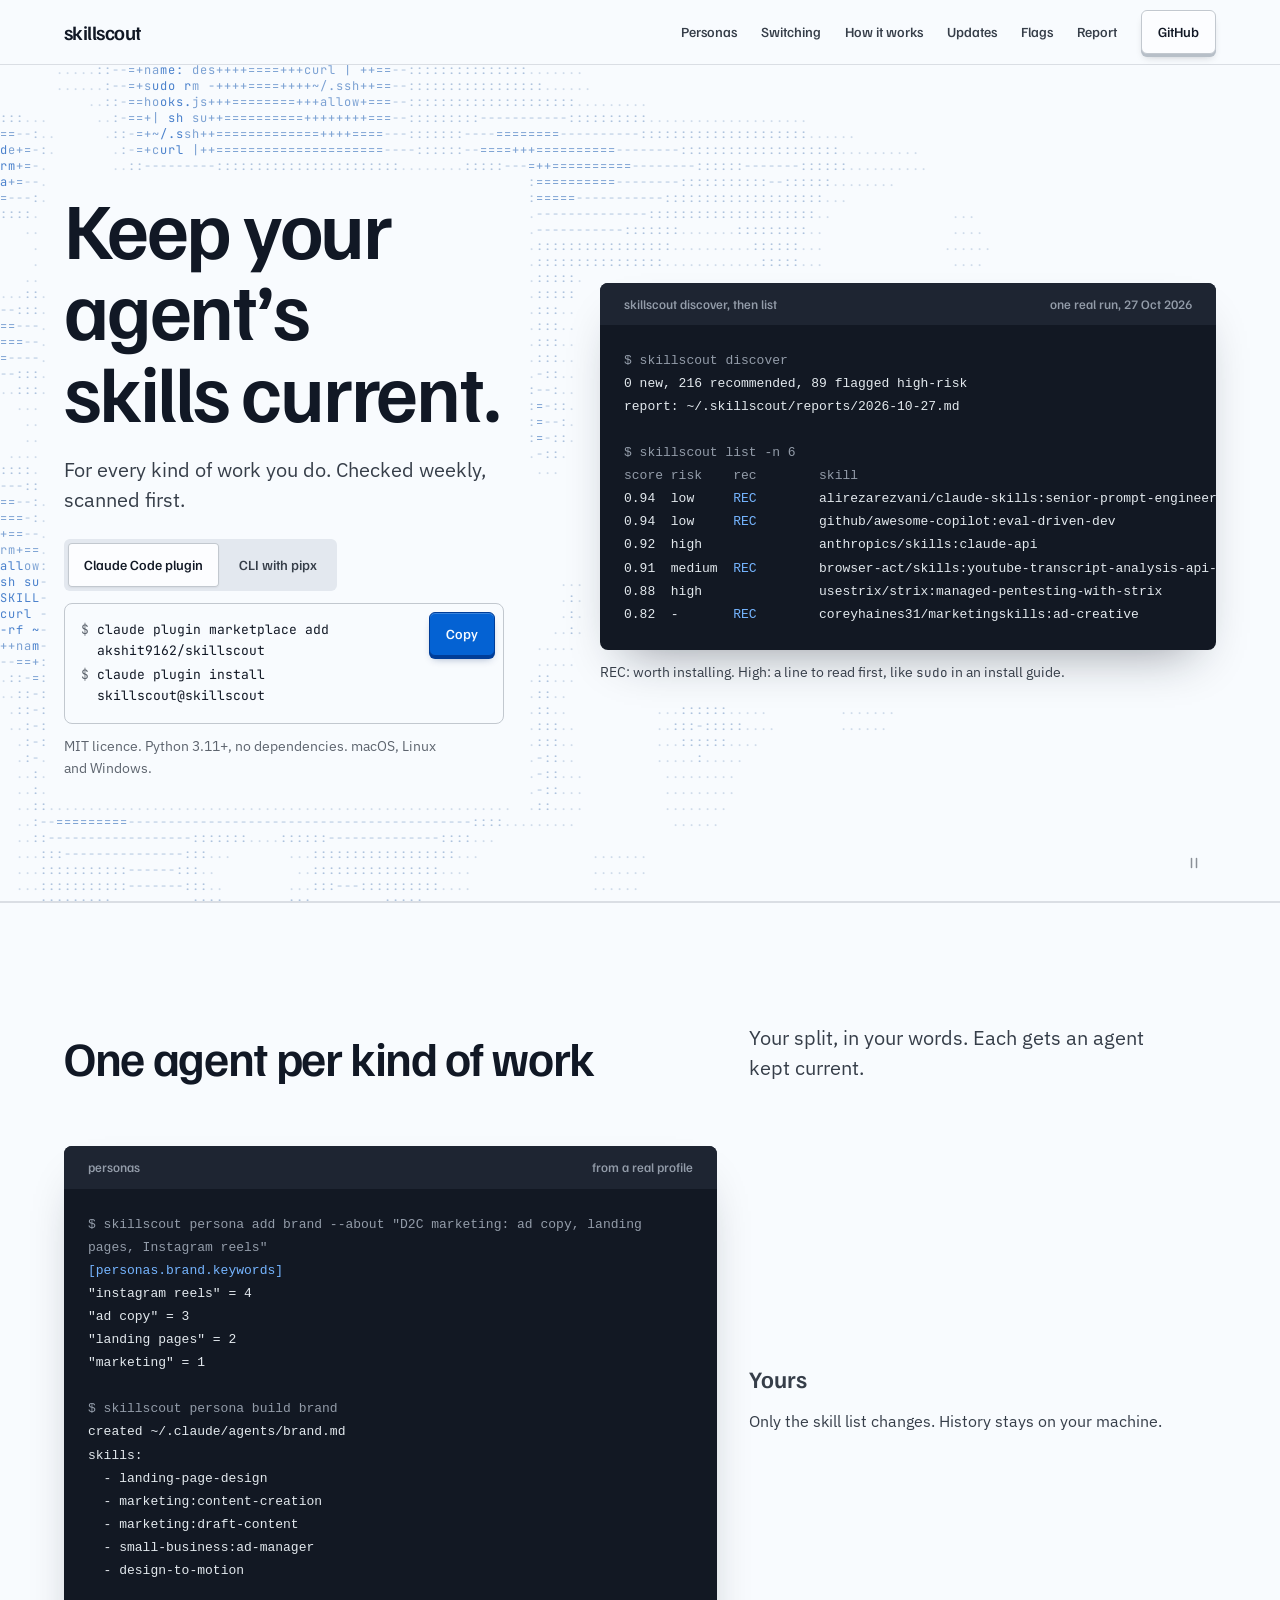
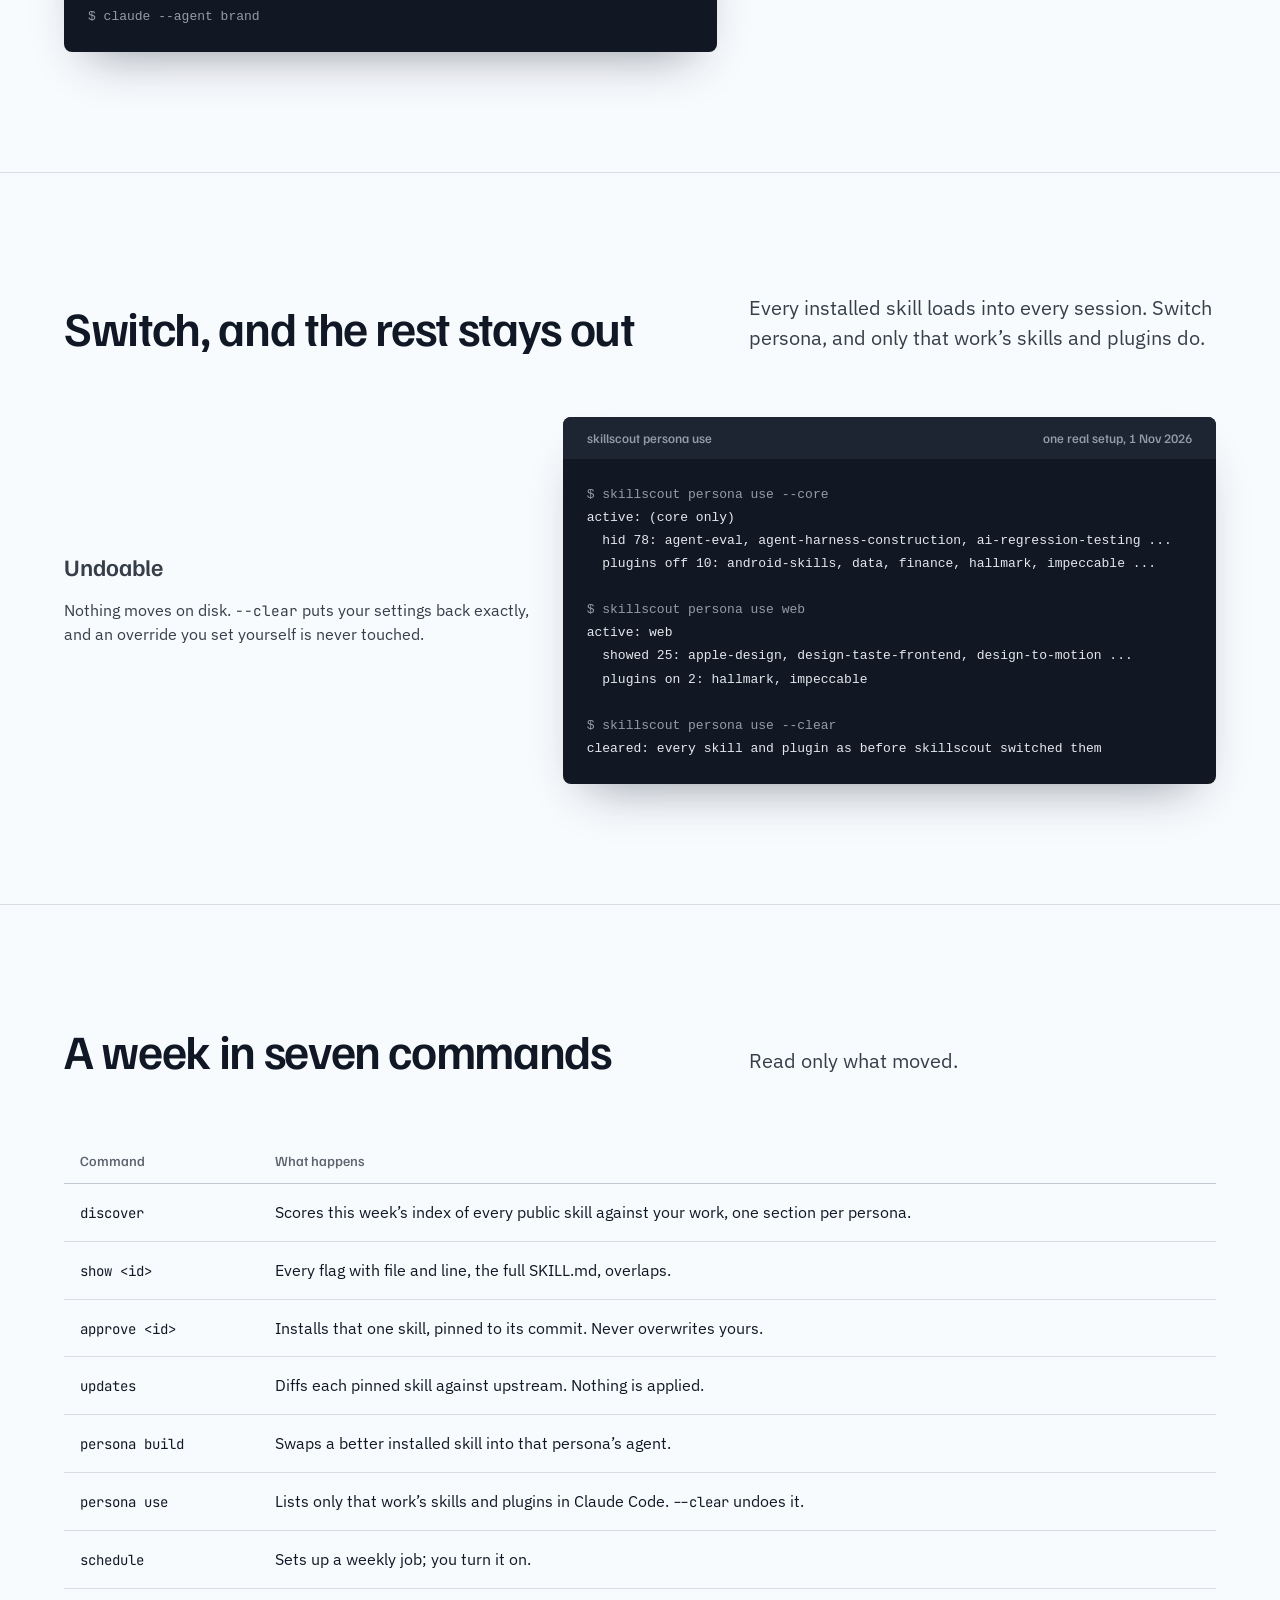
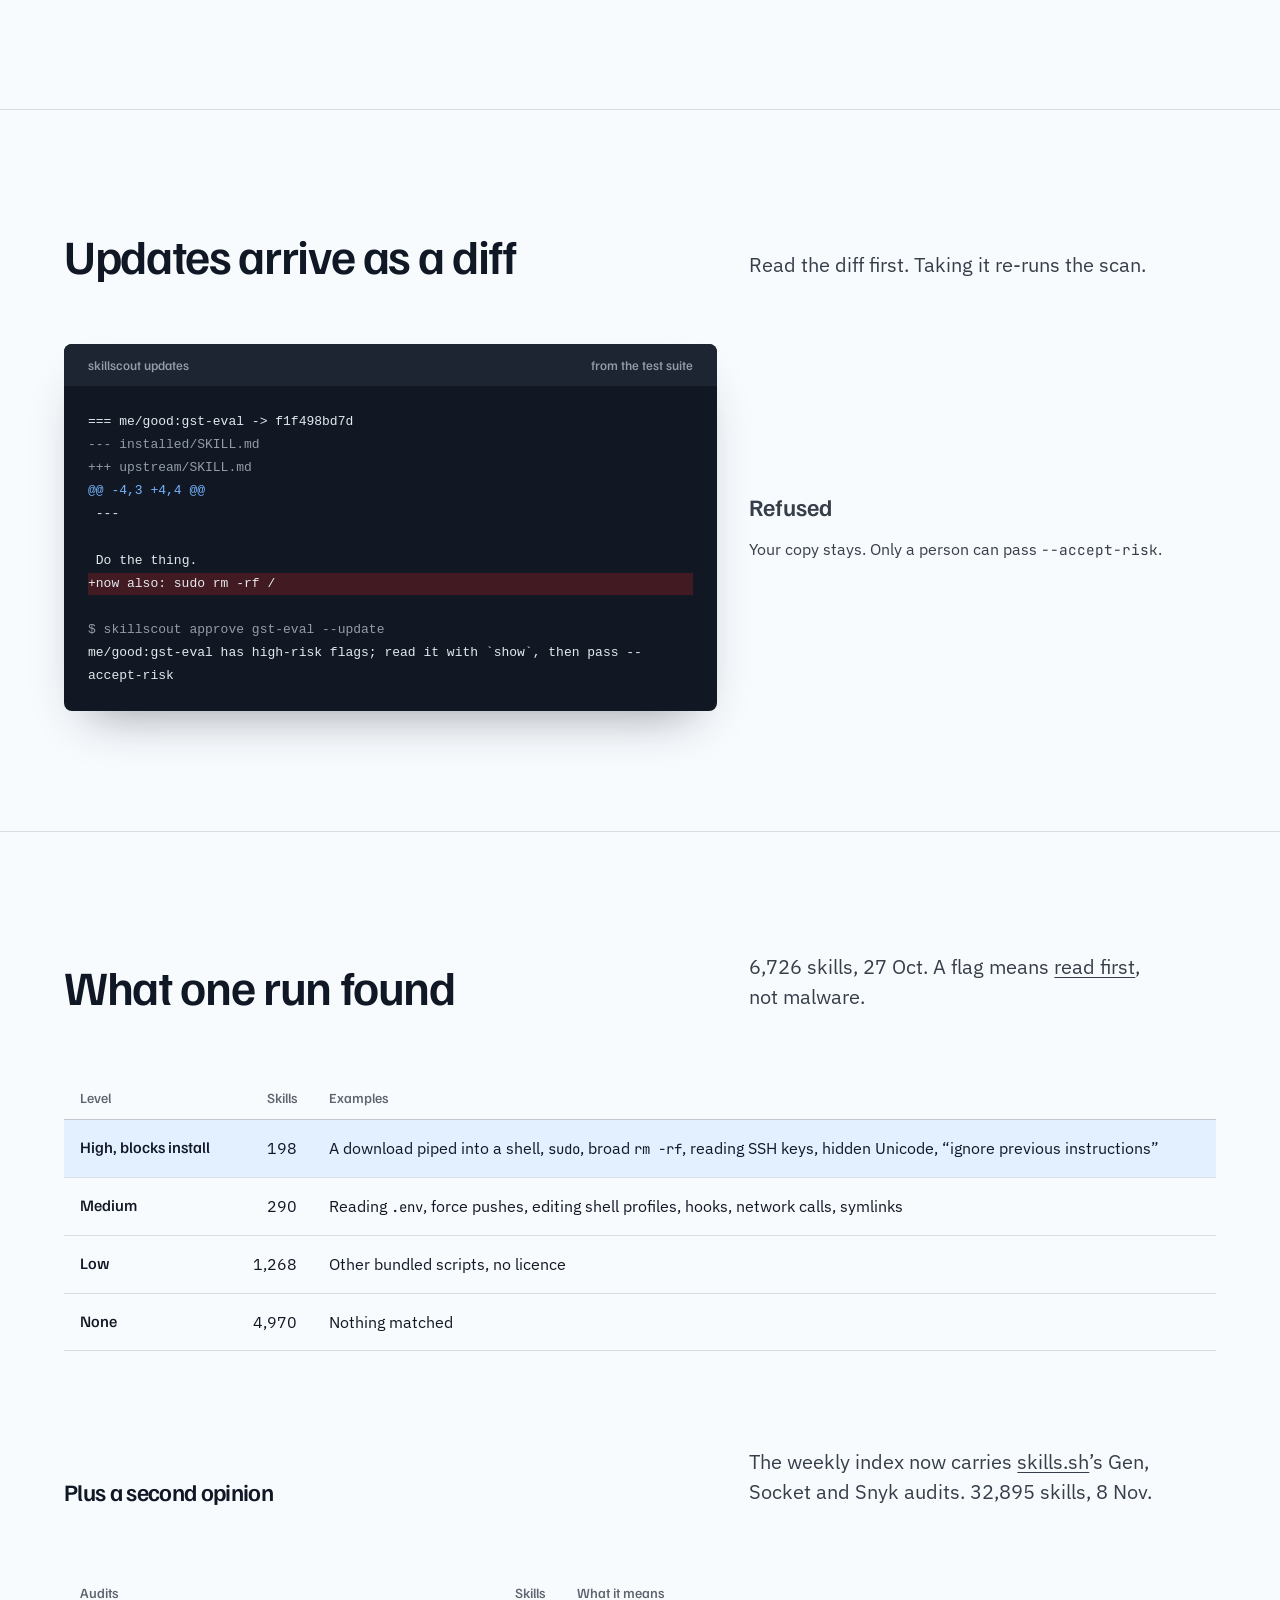
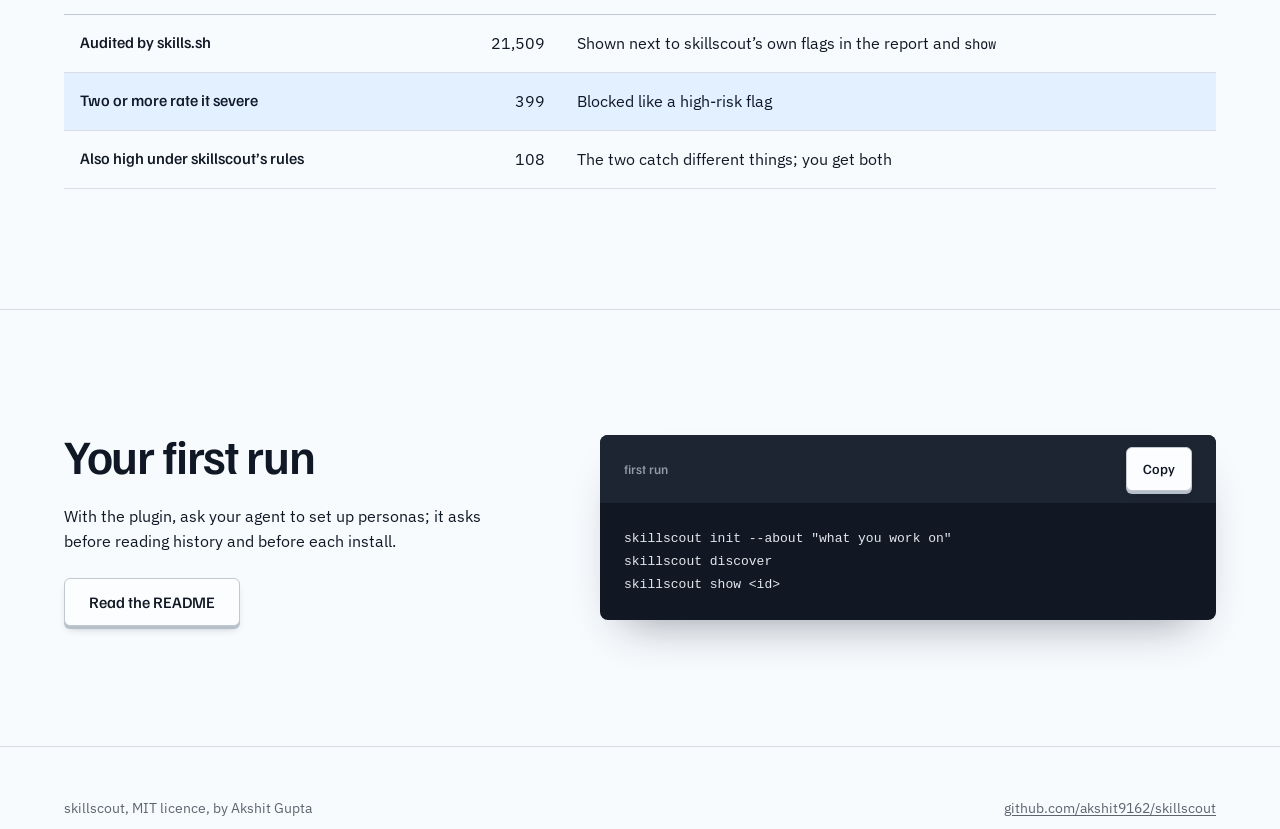
<file: docs/index.html>
<!doctype html>
<html lang="en">
<head>
<meta charset="utf-8">
<meta name="viewport" content="width=device-width, initial-scale=1">
<title>skillscout: keep your agent’s skills current</title>
<meta name="description" content="Keep your agent’s skills current for each kind of work you do: personas with their own agents, switching so only that work’s skills load, a weekly index of every public skill, upstream diffs, and a scan of every file before anything installs.">
<meta property="og:title" content="skillscout">
<meta property="og:description" content="Keep your agent's skills current for each kind of work you do. Personas, a weekly index, a scan of every file.">
<meta property="og:image" content="https://akshit9162.github.io/skillscout/assets/og.png">
<meta property="og:url" content="https://akshit9162.github.io/skillscout/">
<meta name="twitter:card" content="summary_large_image">
<link rel="icon" href="assets/favicon.svg" type="image/svg+xml">
<link rel="preconnect" href="https://fonts.googleapis.com">
<link rel="preconnect" href="https://fonts.gstatic.com" crossorigin>
<link href="https://fonts.googleapis.com/css2?family=Familjen+Grotesk:wght@500;600&family=IBM+Plex+Sans:wght@400;500&family=JetBrains+Mono:wght@400;500&display=swap" rel="stylesheet">
<link rel="stylesheet" href="style.css?v=5">
<script>document.documentElement.classList.add('js');</script>
</head>
<body>
<a class="skip" href="#main">Skip to content</a>

<header class="nav">
  <div class="container">
    <a class="wordmark" href="./">skillscout</a>
    <ul class="nav__links">
      <li><a href="#personas">Personas</a></li>
      <li><a href="#switch">Switching</a></li>
      <li><a href="#week">How it works</a></li>
      <li><a href="#updates">Updates</a></li>
      <li><a href="#flags">Flags</a></li>
      <li><a href="report.html">Report</a></li>
    </ul>
    <a class="key key--small" href="https://github.com/akshit9162/skillscout">GitHub</a>
  </div>
</header>

<main id="main">
  <section class="hero" aria-labelledby="hero-title" data-loop>
    <canvas class="field" aria-hidden="true"></canvas>
    <div class="container hero__grid">
      <div class="hero__text">
        <h1 id="hero-title">Keep your agent’s skills current.</h1>
        <p class="lead">For every kind of work you do. Checked weekly, scanned first.</p>
        <div class="hero__actions install" data-switch>
          <div class="tabs" role="tablist" aria-label="Install with">
            <button role="tab" id="tab-plugin" aria-selected="true" aria-controls="panel-plugin">Claude Code plugin</button>
            <button role="tab" id="tab-cli" aria-selected="false" aria-controls="panel-cli" tabindex="-1">CLI with pipx</button>
          </div>
          <div class="cmd" role="tabpanel" id="panel-plugin" aria-labelledby="tab-plugin">
            <code id="cmd-plugin"><span>claude plugin marketplace add akshit9162/skillscout</span>
<span>claude plugin install skillscout@skillscout</span></code>
            <button class="key key--primary key--small" type="button" data-copy="cmd-plugin">Copy</button>
          </div>
          <div class="cmd" role="tabpanel" id="panel-cli" aria-labelledby="tab-cli">
            <code id="cmd-cli"><span>pipx install skillscout-cli</span></code>
            <button class="key key--primary key--small" type="button" data-copy="cmd-cli">Copy</button>
          </div>
          <p class="visually-hidden" role="status" aria-live="polite" data-copy-status></p>
          <p class="terms">MIT licence. Python 3.11+, no dependencies. macOS, Linux and Windows.</p>
        </div>
      </div>
      <div class="hero__visual">
      <figure class="graphite">
        <figcaption class="graphite__bar"><span>skillscout discover, then list</span><span>one real run, 27 Oct 2026</span></figcaption>
<pre tabindex="0" aria-label="Output of skillscout discover and list"><code><span class="c">$ skillscout discover</span>
0 new, 216 recommended, 89 flagged high-risk
report: ~/.skillscout/reports/2026-10-27.md

<span class="c">$ skillscout list -n 6</span>
<span class="c">score risk    rec        skill</span>
0.94  low     <span class="rec">REC</span>        alirezarezvani/claude-skills:senior-prompt-engineer
0.94  low     <span class="rec">REC</span>        github/awesome-copilot:eval-driven-dev
0.92  high               anthropics/skills:claude-api
0.91  medium  <span class="rec">REC</span>        browser-act/skills:youtube-transcript-analysis-api-skill
0.88  high               usestrix/strix:managed-pentesting-with-strix
0.82  -       <span class="rec">REC</span>        coreyhaines31/marketingskills:ad-creative</code></pre>
      </figure>
      <p class="caption">REC: worth installing. High: a line to read first, like <code>sudo</code> in an install guide.</p>
      </div>
    </div>
    <button class="field-toggle" type="button" data-loop-toggle aria-label="Pause background animation" aria-pressed="false">
      <svg class="i-pause" viewBox="0 0 16 16" width="16" height="16" aria-hidden="true"><path d="M5.5 3.5v9M10.5 3.5v9" stroke="currentColor" stroke-width="1.5" stroke-linecap="round" fill="none"/></svg>
      <svg class="i-play" viewBox="0 0 16 16" width="16" height="16" aria-hidden="true"><path d="M5 3.5l7 4.5-7 4.5z" stroke="currentColor" stroke-width="1.5" stroke-linejoin="round" fill="none"/></svg>
    </button>
  </section>

  <section id="personas" aria-labelledby="personas-title">
    <div class="container">
      <div class="head">
        <h2 id="personas-title">One agent per kind of work</h2>
        <p>Your split, in your words. Each gets an agent kept current.</p>
      </div>
      <div class="map">
        <figure class="graphite">
          <figcaption class="graphite__bar"><span>personas</span><span>from a real profile</span></figcaption>
<pre class="wrap" tabindex="0" aria-label="Adding a persona, listing it and building its agent"><code><span class="c">$ skillscout persona add brand --about "D2C marketing: ad copy, landing pages, Instagram reels"</span>
<span class="t">[personas.brand.keywords]</span>
"instagram reels" = 4
"ad copy" = 3
"landing pages" = 2
"marketing" = 1

<span class="c">$ skillscout persona build brand</span>
created ~/.claude/agents/brand.md
skills:
  - landing-page-design
  - marketing:content-creation
  - marketing:draft-content
  - small-business:ad-manager
  - design-to-motion

<span class="c">$ claude --agent brand</span></code></pre>
        </figure>
        <div class="verdict">
          <p class="status">Yours</p>
          <p>Only the skill list changes. History stays on your machine.</p>
        </div>
      </div>
    </div>
  </section>

  <section id="switch" aria-labelledby="switch-title">
    <div class="container">
      <div class="head">
        <h2 id="switch-title">Switch, and the rest stays out</h2>
        <p>Every installed skill loads into every session. Switch persona, and only that work’s skills and plugins do.</p>
      </div>
      <div class="map map--flip">
        <figure class="graphite">
          <figcaption class="graphite__bar"><span>skillscout persona use</span><span>one real setup, 1 Nov 2026</span></figcaption>
<pre class="wrap" tabindex="0" aria-label="Switching to core only, then to the web persona, then clearing"><code><span class="c">$ skillscout persona use --core</span>
active: (core only)
  hid 78: agent-eval, agent-harness-construction, ai-regression-testing ...
  plugins off 10: android-skills, data, finance, hallmark, impeccable ...

<span class="c">$ skillscout persona use web</span>
active: web
  showed 25: apple-design, design-taste-frontend, design-to-motion ...
  plugins on 2: hallmark, impeccable

<span class="c">$ skillscout persona use --clear</span>
cleared: every skill and plugin as before skillscout switched them</code></pre>
        </figure>
        <div class="verdict">
          <p class="status">Undoable</p>
          <p>Nothing moves on disk. <code>--clear</code> puts your settings back exactly, and an override you set yourself is never touched.</p>
        </div>
      </div>
    </div>
  </section>

  <section id="week" aria-labelledby="week-title">
    <div class="container">
      <div class="head">
        <h2 id="week-title">A week in seven commands</h2>
        <p>Read only what moved.</p>
      </div>
      <table class="ledger">
        <thead><tr><th scope="col">Command</th><th scope="col">What happens</th></tr></thead>
        <tbody>
          <tr><td><code>discover</code></td><td>Scores this week’s index of every public skill against your work, one section per persona.</td></tr>
          <tr><td><code>show &lt;id&gt;</code></td><td>Every flag with file and line, the full SKILL.md, overlaps.</td></tr>
          <tr><td><code>approve &lt;id&gt;</code></td><td>Installs that one skill, pinned to its commit. Never overwrites yours.</td></tr>
          <tr><td><code>updates</code></td><td>Diffs each pinned skill against upstream. Nothing is applied.</td></tr>
          <tr><td><code>persona build</code></td><td>Swaps a better installed skill into that persona’s agent.</td></tr>
          <tr><td><code>persona use</code></td><td>Lists only that work’s skills and plugins in Claude Code. <code>--clear</code> undoes it.</td></tr>
          <tr><td><code>schedule</code></td><td>Sets up a weekly job; you turn it on.</td></tr>
        </tbody>
      </table>
    </div>
  </section>

  <section id="updates" aria-labelledby="updates-title">
    <div class="container">
      <div class="head">
        <h2 id="updates-title">Updates arrive as a diff</h2>
        <p>Read the diff first. Taking it re-runs the scan.</p>
      </div>
      <div class="map">
        <figure class="graphite">
          <figcaption class="graphite__bar"><span>skillscout updates</span><span>from the test suite</span></figcaption>
<pre class="wrap" tabindex="0" aria-label="Diff of an upstream update, then the refused approve"><code>=== me/good:gst-eval -> f1f498bd7d
<span class="c">--- installed/SKILL.md</span>
<span class="c">+++ upstream/SKILL.md</span>
<span class="t">@@ -4,3 +4,4 @@</span>
 ---

 Do the thing.
<span class="hl">+now also: sudo rm -rf /</span>

<span class="c">$ skillscout approve gst-eval --update</span>
me/good:gst-eval has high-risk flags; read it with `show`, then pass --accept-risk</code></pre>
        </figure>
        <div class="verdict">
          <p class="status">Refused</p>
          <p>Your copy stays. Only a person can pass <code>--accept-risk</code>.</p>
        </div>
      </div>
    </div>
  </section>

  <section id="flags" aria-labelledby="flags-title">
    <div class="container">
      <div class="head">
        <h2 id="flags-title">What one run found</h2>
        <p>6,726 skills, 27 Oct. A flag means <a href="report.html">read first</a>, not malware.</p>
      </div>
      <table class="ledger levels">
        <thead><tr><th scope="col">Level</th><th scope="col" class="num-col">Skills</th><th scope="col">Examples</th></tr></thead>
        <tbody>
          <tr class="wash"><td>High, blocks install</td><td class="num">198</td><td>A download piped into a shell, <code>sudo</code>, broad <code>rm -rf</code>, reading SSH keys, hidden Unicode, “ignore previous instructions”</td></tr>
          <tr><td>Medium</td><td class="num">290</td><td>Reading <code>.env</code>, force pushes, editing shell profiles, hooks, network calls, symlinks</td></tr>
          <tr><td>Low</td><td class="num">1,268</td><td>Other bundled scripts, no licence</td></tr>
          <tr><td>None</td><td class="num">4,970</td><td>Nothing matched</td></tr>
        </tbody>
      </table>
      <div class="head" style="margin-top: clamp(48px, 8vw, 96px)">
        <h3>Plus a second opinion</h3>
        <p>The weekly index now carries <a href="https://skills.sh">skills.sh</a>’s Gen, Socket and Snyk audits. 32,895 skills, 8 Nov.</p>
      </div>
      <table class="ledger levels">
        <thead><tr><th scope="col">Audits</th><th scope="col" class="num-col">Skills</th><th scope="col">What it means</th></tr></thead>
        <tbody>
          <tr><td>Audited by skills.sh</td><td class="num">21,509</td><td>Shown next to skillscout’s own flags in the report and <code>show</code></td></tr>
          <tr class="wash"><td>Two or more rate it severe</td><td class="num">399</td><td>Blocked like a high-risk flag</td></tr>
          <tr><td>Also high under skillscout’s rules</td><td class="num">108</td><td>The two catch different things; you get both</td></tr>
        </tbody>
      </table>
    </div>
  </section>


  <section id="install" aria-labelledby="install-title">
    <div class="container close">
      <div class="close__text">
        <h2 id="install-title">Your first run</h2>
        <p>With the plugin, ask your agent to set up personas; it asks before reading history and before each install.</p>
        <a class="key" href="https://github.com/akshit9162/skillscout#readme">Read the README</a>
      </div>
      <figure class="graphite">
        <figcaption class="graphite__bar"><span>first run</span><button class="key key--small" type="button" data-copy="cmd-first">Copy</button></figcaption>
<pre class="wrap" tabindex="0" aria-label="First-run commands"><code id="cmd-first">skillscout init --about "what you work on"
skillscout discover
skillscout show &lt;id&gt;</code></pre>
      </figure>
    </div>
  </section>
</main>

<footer class="foot">
  <div class="container">
    <span>skillscout, MIT licence, by Akshit Gupta</span>
    <a href="https://github.com/akshit9162/skillscout">github.com/akshit9162/skillscout</a>
  </div>
</footer>

<script src="field.js?v=3" defer></script>
</body>
</html>
</file>
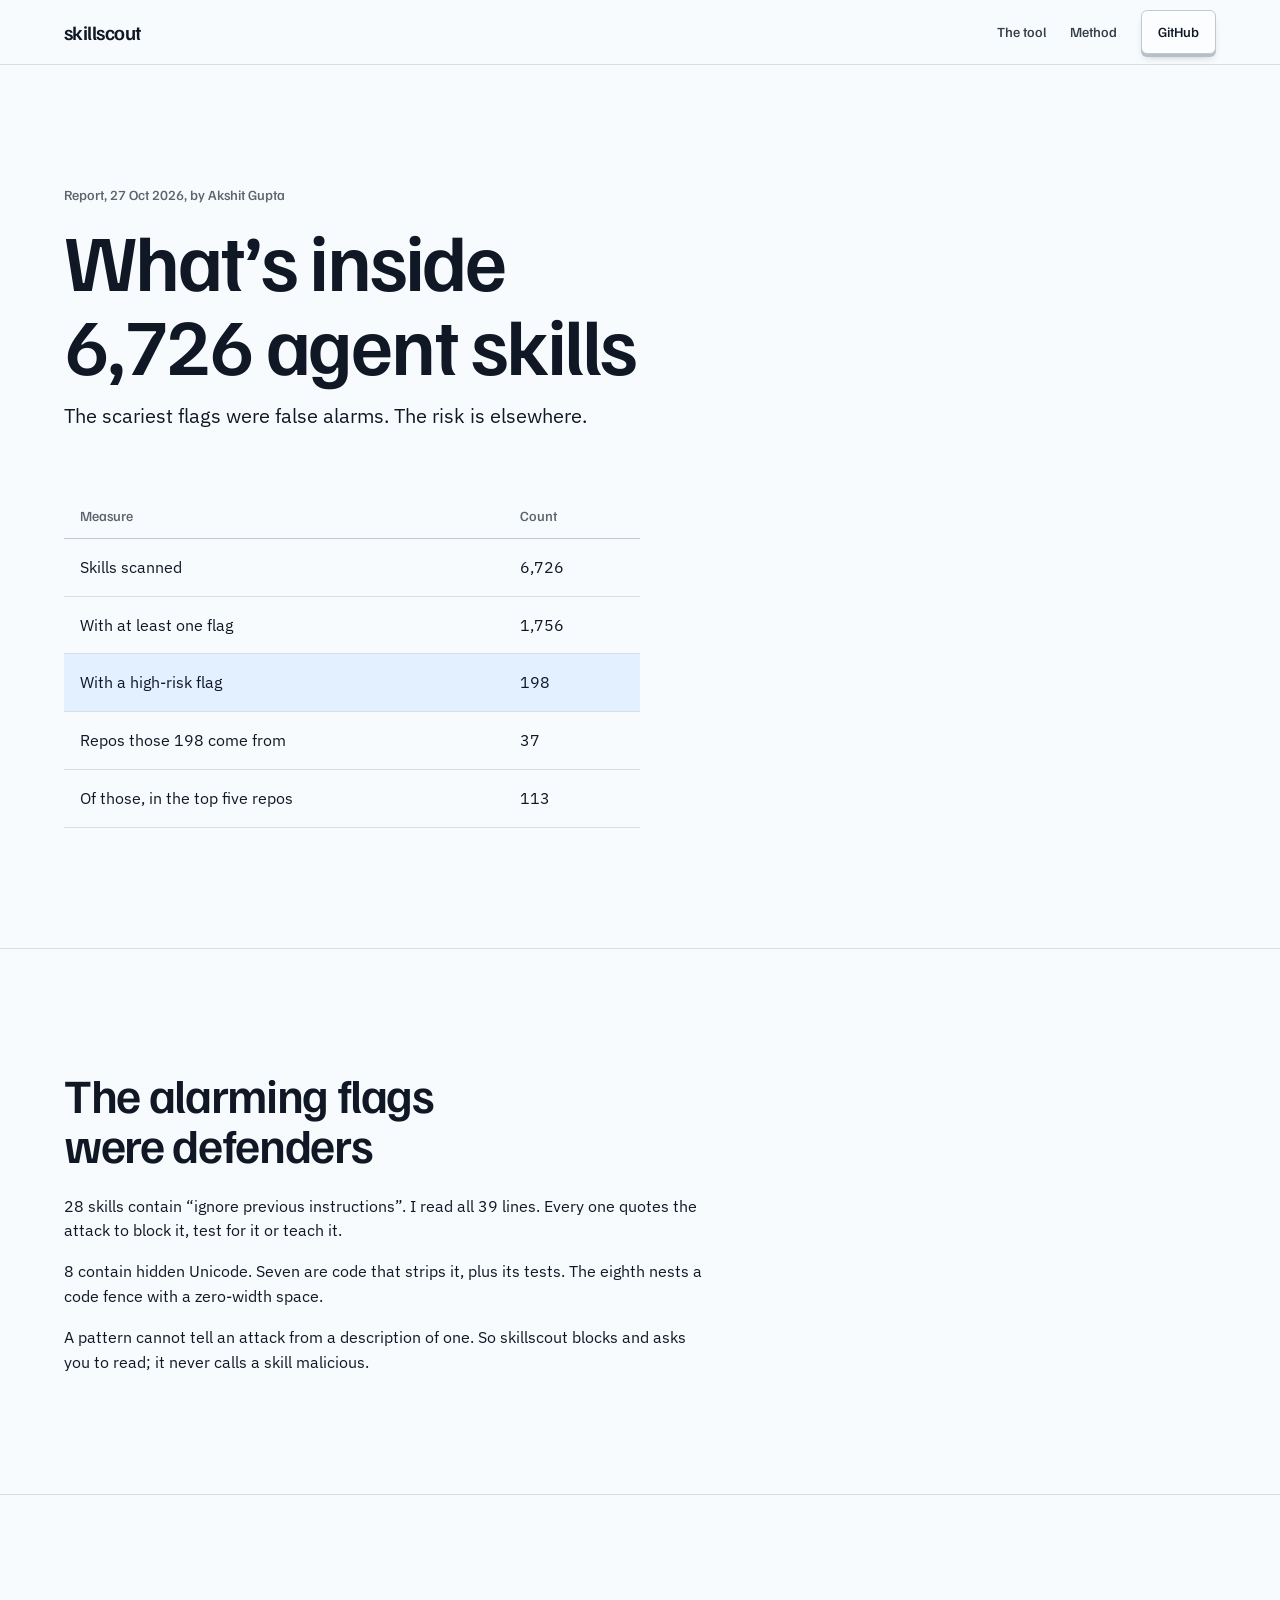
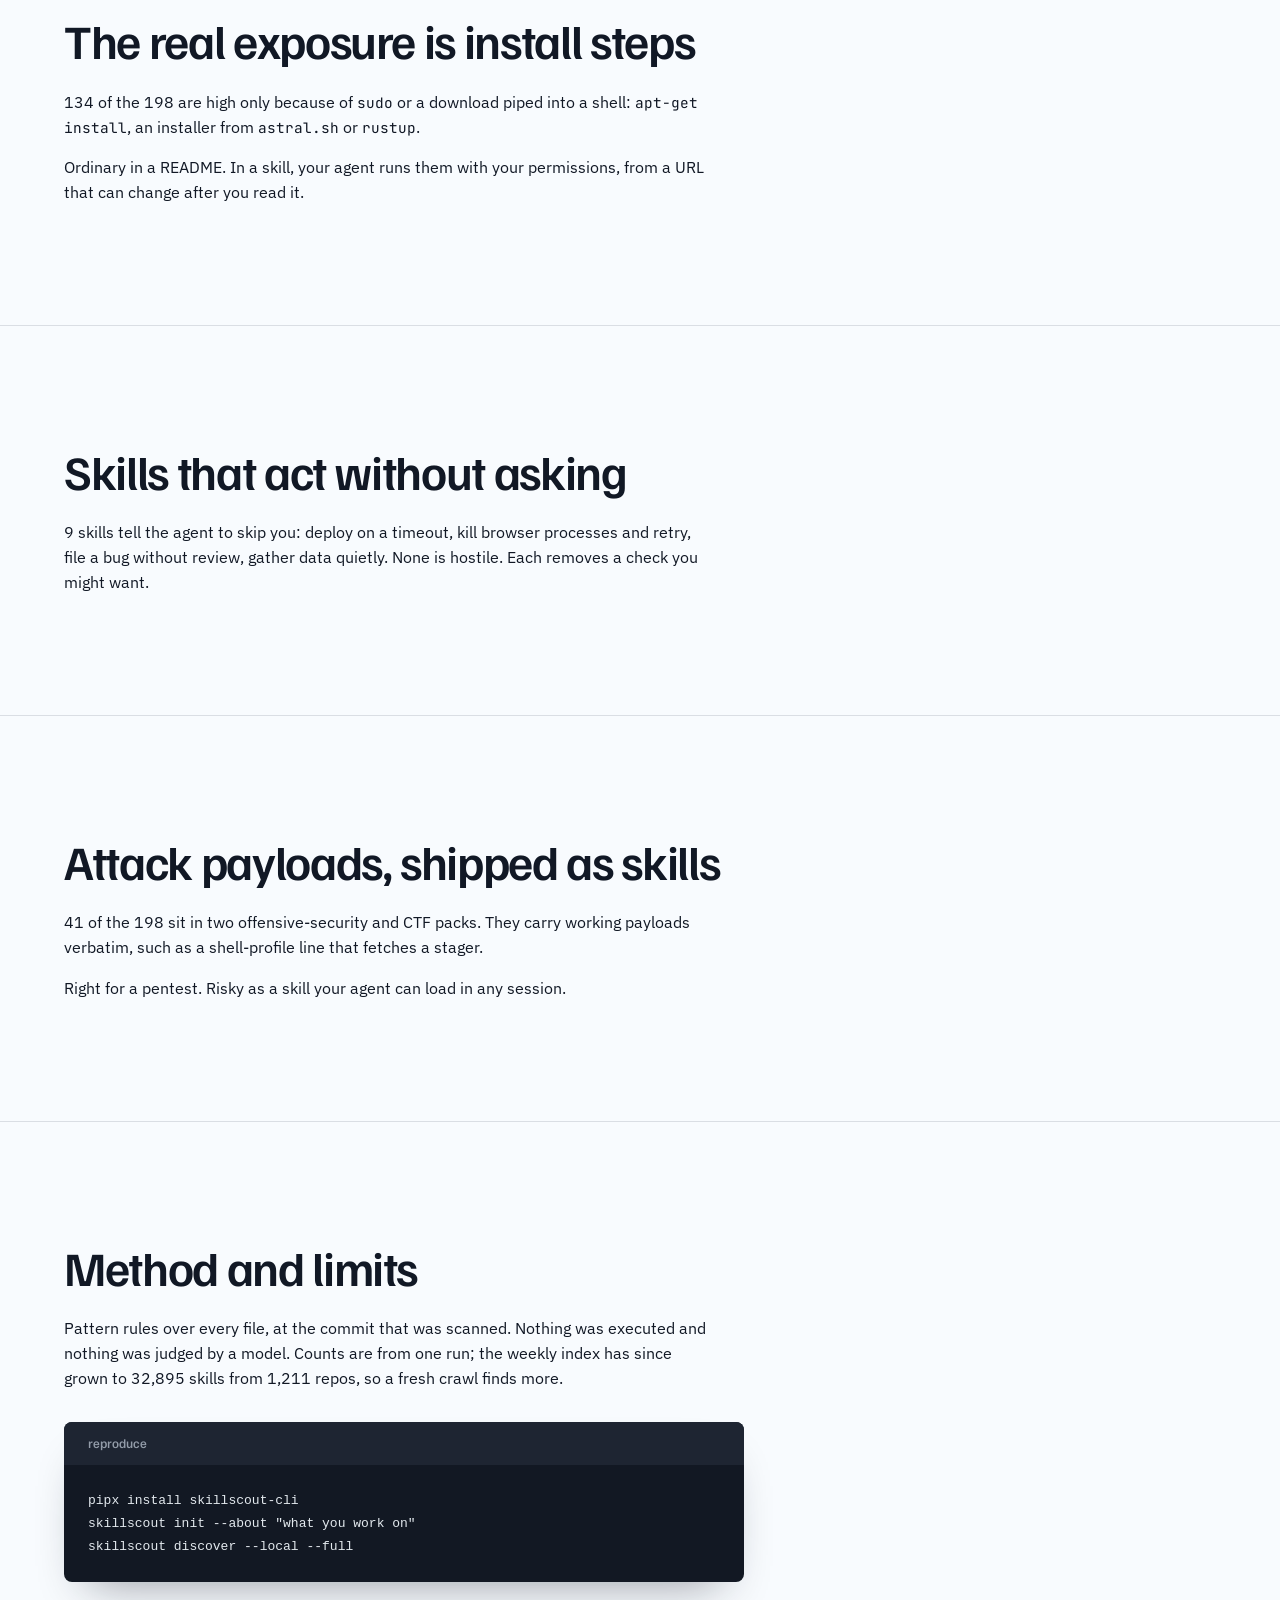
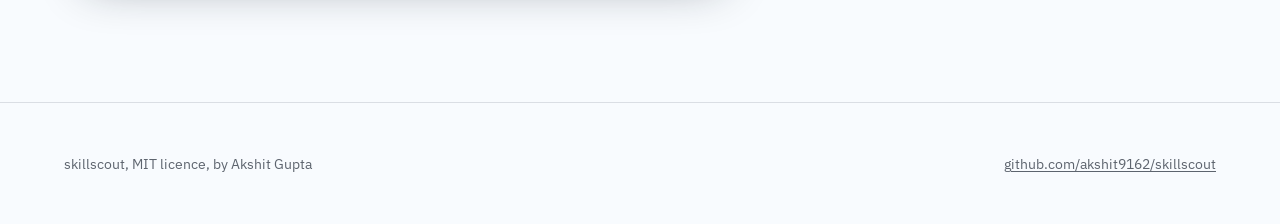
<file: docs/report.html>
<!doctype html>
<html lang="en">
<head>
<meta charset="utf-8">
<meta name="viewport" content="width=device-width, initial-scale=1">
<title>What’s inside 6,726 agent skills</title>
<meta name="description" content="Every file in 6,726 public agent skills from 95 repos, scanned on 27 Oct 2026. The alarming flags were defenders; the real exposure is install steps an agent runs with your permissions.">
<meta property="og:title" content="What’s inside 6,726 agent skills">
<meta property="og:description" content="The alarming flags were defenders; the real exposure is install steps an agent runs with your permissions.">
<meta property="og:image" content="https://akshit9162.github.io/skillscout/assets/og.png">
<meta property="og:url" content="https://akshit9162.github.io/skillscout/report.html">
<meta name="twitter:card" content="summary_large_image">
<link rel="icon" href="assets/favicon.svg" type="image/svg+xml">
<link rel="preconnect" href="https://fonts.googleapis.com">
<link rel="preconnect" href="https://fonts.gstatic.com" crossorigin>
<link href="https://fonts.googleapis.com/css2?family=Familjen+Grotesk:wght@500;600&family=IBM+Plex+Sans:wght@400;500&family=JetBrains+Mono:wght@400;500&display=swap" rel="stylesheet">
<link rel="stylesheet" href="style.css?v=5">
</head>
<body>
<a class="skip" href="#main">Skip to content</a>

<header class="nav">
  <div class="container">
    <a class="wordmark" href="./">skillscout</a>
    <ul class="nav__links">
      <li><a href="./">The tool</a></li>
      <li><a href="#method">Method</a></li>
    </ul>
    <a class="key key--small" href="https://github.com/akshit9162/skillscout">GitHub</a>
  </div>
</header>

<main id="main" class="report">
  <section aria-labelledby="report-title">
    <div class="container">
      <p class="report__meta">Report, 27 Oct 2026, by Akshit Gupta</p>
      <h1 id="report-title">What’s inside 6,726 agent skills</h1>
      <p class="lead">The scariest flags were false alarms. The risk is elsewhere.</p>
      <table class="ledger report__figures">
        <thead><tr><th scope="col">Measure</th><th scope="col" class="num-col">Count</th></tr></thead>
        <tbody>
          <tr><td>Skills scanned</td><td class="num">6,726</td></tr>
          <tr><td>With at least one flag</td><td class="num">1,756</td></tr>
          <tr class="wash"><td>With a high-risk flag</td><td class="num">198</td></tr>
          <tr><td>Repos those 198 come from</td><td class="num">37</td></tr>
          <tr><td>Of those, in the top five repos</td><td class="num">113</td></tr>
        </tbody>
      </table>
    </div>
  </section>

  <section aria-labelledby="defenders-title">
    <div class="container report__body">
      <h2 id="defenders-title">The alarming flags were defenders</h2>
      <p>28 skills contain “ignore previous instructions”. I read all 39 lines. Every one quotes the attack to block it, test for it or teach it.</p>
      <p>8 contain hidden Unicode. Seven are code that strips it, plus its tests. The eighth nests a code fence with a zero-width space.</p>
      <p>A pattern cannot tell an attack from a description of one. So skillscout blocks and asks you to read; it never calls a skill malicious.</p>
    </div>
  </section>

  <section aria-labelledby="install-title">
    <div class="container report__body">
      <h2 id="install-title">The real exposure is install steps</h2>
      <p>134 of the 198 are high only because of <code>sudo</code> or a download piped into a shell: <code>apt-get install</code>, an installer from <code>astral.sh</code> or <code>rustup</code>.</p>
      <p>Ordinary in a README. In a skill, your agent runs them with your permissions, from a URL that can change after you read it.</p>
    </div>
  </section>

  <section aria-labelledby="ask-title">
    <div class="container report__body">
      <h2 id="ask-title">Skills that act without asking</h2>
      <p>9 skills tell the agent to skip you: deploy on a timeout, kill browser processes and retry, file a bug without review, gather data quietly. None is hostile. Each removes a check you might want.</p>
    </div>
  </section>

  <section aria-labelledby="payload-title">
    <div class="container report__body">
      <h2 id="payload-title">Attack payloads, shipped as skills</h2>
      <p>41 of the 198 sit in two offensive-security and CTF packs. They carry working payloads verbatim, such as a shell-profile line that fetches a stager.</p>
      <p>Right for a pentest. Risky as a skill your agent can load in any session.</p>
    </div>
  </section>

  <section id="method" aria-labelledby="method-title">
    <div class="container report__body">
      <h2 id="method-title">Method and limits</h2>
      <p>Pattern rules over every file, at the commit that was scanned. Nothing was executed and nothing was judged by a model. Counts are from one run; the weekly index has since grown to 32,895 skills from 1,211 repos, so a fresh crawl finds more.</p>
      <figure class="graphite">
        <figcaption class="graphite__bar"><span>reproduce</span></figcaption>
<pre class="wrap" tabindex="0" aria-label="Commands to reproduce"><code>pipx install skillscout-cli
skillscout init --about "what you work on"
skillscout discover --local --full</code></pre>
      </figure>
    </div>
  </section>
</main>

<footer class="foot">
  <div class="container">
    <span>skillscout, MIT licence, by Akshit Gupta</span>
    <a href="https://github.com/akshit9162/skillscout">github.com/akshit9162/skillscout</a>
  </div>
</footer>
</body>
</html>
</file>
<file: docs/style.css>
/* Hallmark · shape: product page · genre: modern-minimal · theme: Cobalt (deal 1/3, seed skillscout-open-source-cli-claude-d1fc·1d51258a·2026-10-27·r0) · job: sign up · draw: d1fc
 * hero: Stage · nav: dense balanced bar · footer: plain ruled · imagery: the product (real CLI output) · signature: ASCII field of skill text resolving into pinned rows
 * axes: light/grotesk-sans/cool · posture: restrained · contrast: pass · fold: pass · v2.0.0 */
/* Hallmark · pre-emit critique: P4 H4 E4 S4 R4 V3 · weakest: V, the page has no photograph, so the field and the graphite panels carry it */
/* Hallmark · waivers: F4 dismissed, the two hero buttons are a role=tab install switcher on a sunken tray, not two actions; the one filled primary is Copy */
@import url("./tokens.css");
@import url("./base.css");

:root { --nav-h: 64px; --shadow-panel: 0 24px 48px -24px color-mix(in oklab, var(--color-ink) 45%, transparent); }

/* chrome */
.skip { position: absolute; left: var(--space-md); top: calc(-1 * var(--space-3xl)); z-index: var(--z-toast); padding: var(--space-xs) var(--space-md); background: var(--color-ink); color: var(--color-paper); }
.skip:focus-visible { top: var(--space-md); }
.nav { position: sticky; top: 0; z-index: var(--z-sticky-nav); background: color-mix(in oklab, var(--color-paper) 92%, transparent); border-bottom: var(--rule-hair) solid var(--color-rule); }
.nav .container { display: flex; align-items: center; gap: var(--space-lg); min-height: var(--nav-h); }
.wordmark { display: inline-flex; align-items: center; min-height: 44px; font: 600 var(--text-lg)/1 var(--font-display); letter-spacing: var(--tracking-display); text-decoration: none; margin-right: auto; }
.nav__links { display: flex; gap: var(--space-lg); margin: 0; padding: 0; list-style: none; font: 500 var(--text-sm)/1 var(--font-display); color: var(--color-ink-2); }
.nav__links a { display: inline-flex; align-items: center; min-height: 44px; text-decoration-color: transparent; }
.nav__links a:hover { text-decoration-color: var(--color-accent); }
@media (max-width: 40rem) { .nav .container { flex-wrap: wrap; gap: 0 var(--space-md); } .nav__links { order: 3; width: 100%; gap: var(--space-md); overflow-x: auto; scrollbar-width: none; mask-image: linear-gradient(to right, #000 85%, transparent); } .nav__links li { flex: none; } .nav__links a { white-space: nowrap; } }

/* keys */
.key { display: inline-flex; align-items: center; gap: var(--space-xs); min-height: 48px; padding: 0 var(--space-lg); border: var(--rule-hair) solid var(--color-rule-2); border-radius: var(--radius-input); background: var(--color-key-face); color: var(--color-ink); font: 500 var(--text-md)/1 var(--font-display); text-decoration: none; white-space: nowrap; cursor: pointer; box-shadow: var(--shadow-key); transition: transform var(--dur-micro) var(--ease-out), box-shadow var(--dur-micro) var(--ease-out); }
.key:hover { transform: translateY(-1px); }
.key:active { transform: translateY(3px); box-shadow: var(--shadow-key-press); }
.key:focus-visible { outline: 2px solid var(--color-focus); outline-offset: 2px; }
.key:disabled, .key[aria-disabled="true"] { opacity: 0.55; cursor: not-allowed; transform: none; }
.key[aria-busy="true"] { cursor: progress; }
.key--primary { background: var(--color-accent); border-color: var(--color-accent-edge); color: var(--color-accent-ink); box-shadow: var(--shadow-key-accent); }
.key--small { min-height: 44px; padding: 0 var(--space-md); font-size: var(--text-sm); }

/* command chip with a copy key */
.cmd { display: flex; align-items: center; gap: var(--space-sm); max-width: 100%; padding: var(--space-xs) var(--space-xs) var(--space-xs) var(--space-md); border: var(--rule-hair) solid var(--color-rule-2); border-radius: var(--radius-card); background: var(--color-paper); }
.cmd { align-items: flex-start; }
.cmd code { flex: 1; min-width: 0; padding-block: var(--space-xs); white-space: normal; overflow-wrap: anywhere; font: 400 var(--text-xs)/1.6 var(--font-outlier); color: var(--color-ink); }
.cmd code > span { display: block; padding-left: 2ch; text-indent: -2ch; }
.cmd code > span + span { margin-top: var(--space-2xs); }
.cmd code > span::before { content: "$ "; color: var(--color-muted); }
.js .cmd[hidden] { display: none; }
html:not(.js) .tabs { display: none; }
.tabs { display: inline-flex; gap: var(--space-2xs); justify-self: start; padding: var(--space-2xs); border-radius: var(--radius-input); background: var(--color-paper-3); }
.tabs button { min-height: 44px; padding: 0 var(--space-md); border: 0; border-radius: 4px; background: transparent; color: var(--color-ink-2); font: 500 var(--text-sm)/1 var(--font-display); cursor: pointer; transition: background-color var(--dur-micro) var(--ease-out), box-shadow var(--dur-micro) var(--ease-out); }
.tabs button:hover { color: var(--color-ink); background: var(--color-paper-2); }
.tabs button:active { box-shadow: var(--shadow-key-press); }
.tabs button:focus-visible { outline: 2px solid var(--color-focus); outline-offset: 2px; }
.tabs button[aria-selected="true"] { background: var(--color-key-face); color: var(--color-ink); box-shadow: var(--shadow-card), inset 0 0 0 1px var(--color-rule-2); }
.caption { margin-top: var(--space-sm); max-width: 70ch; font-size: var(--text-sm); color: var(--color-ink-2); }
.hero__visual { min-width: 0; }
@supports (corner-shape: bevel) { .cmd, .cut { border-radius: var(--cut-l) 4px var(--cut-l) 4px; corner-shape: bevel round bevel round; } }

/* hero */
.hero { position: relative; isolation: isolate; border-bottom: var(--rule-hair) solid var(--color-rule); }
.field { position: absolute; inset: 0; z-index: -1; width: 100%; height: 100%; background-image: radial-gradient(var(--color-glyph-1) 1px, transparent 1px); background-size: var(--cell-w) var(--cell-h); }
.js .field { background-image: none; }
.hero__grid { display: grid; grid-template-columns: minmax(0, 5fr) minmax(0, 7fr); gap: var(--space-3xl); align-items: center; min-height: calc(100svh - var(--nav-h)); padding-block: var(--space-2xl); }
.hero__text { display: grid; gap: var(--space-lg); min-width: 0; }
.hero h1 { font-size: var(--text-display); line-height: 1.02; max-width: 11ch; }
.hero .lead { color: var(--color-ink-2); max-width: 40ch; }
.hero__actions { display: grid; gap: var(--space-sm); width: 100%; max-width: 34rem; }
.hero__row { display: flex; flex-wrap: wrap; gap: var(--space-sm); }
.terms { font-size: var(--text-sm); color: var(--color-muted); }
.field-toggle { position: absolute; right: var(--gutter); bottom: var(--space-md); display: inline-grid; place-items: center; width: 44px; height: 44px; padding: 0; border: 0; border-radius: var(--radius-input); background: transparent; color: var(--color-muted); cursor: pointer; opacity: 0.7; transition: opacity var(--dur-short) var(--ease-out), background-color var(--dur-short) var(--ease-out); }
.field-toggle:hover { opacity: 1; background: var(--color-paper-2); color: var(--color-ink); }
.field-toggle:active { background: var(--color-paper-3); }
.field-toggle:focus-visible { opacity: 1; outline: 2px solid var(--color-focus); outline-offset: 2px; }
.field-toggle .i-play, .field-toggle[aria-pressed="true"] .i-pause { display: none; }
.field-toggle[aria-pressed="true"] .i-play { display: block; }
html:not(.js) .field-toggle { display: none; }
@media (prefers-reduced-motion: reduce) { .field-toggle { display: none; } }
@media (max-width: 60rem) { .hero__grid { grid-template-columns: minmax(0, 1fr); gap: var(--space-xl); min-height: 0; padding-block: var(--space-2xl) var(--space-3xl); } }

/* graphite panels */
.graphite { background: var(--color-graphite); color: var(--color-graphite-ink); border-radius: var(--radius-card); box-shadow: var(--shadow-panel); overflow: hidden; }
@supports (corner-shape: bevel) { .graphite { border-radius: var(--cut-l) 4px var(--cut-l) 4px; corner-shape: bevel round bevel round; } }
.graphite__bar { display: flex; justify-content: space-between; gap: var(--space-md); padding: var(--space-sm) var(--space-lg); background: var(--color-graphite-2); font: 500 var(--text-xs)/1.4 var(--font-display); color: var(--color-graphite-muted); }
.graphite pre { margin: 0; padding: var(--space-lg); overflow-x: auto; font: 400 var(--text-xs)/1.7 var(--font-outlier); }
.graphite pre.wrap { white-space: pre-wrap; overflow-wrap: anywhere; }
.graphite pre:focus-visible { outline: 2px solid var(--color-accent-2); outline-offset: -4px; }
.graphite__bar { align-items: center; }
.graphite .c { color: var(--color-graphite-muted); }
.graphite .t { color: var(--color-accent-2); }
.graphite .hl { display: inline-block; min-width: 100%; background: color-mix(in oklab, var(--color-error) 28%, transparent); }
.graphite .rec { color: var(--color-accent-2); }

/* sections */
main > section:not(.hero) { padding-block: var(--section-gap-s); }
main > section + section { border-top: var(--rule-hair) solid var(--color-rule); }
.head { display: grid; grid-template-columns: minmax(0, 7fr) minmax(0, 5fr); gap: var(--gap-columns); align-items: end; margin-bottom: var(--space-2xl); }
.head p { color: var(--color-ink-2); font-size: var(--text-lead); line-height: 1.45; }
@media (max-width: 60rem) { .head { grid-template-columns: minmax(0, 1fr); gap: var(--space-md); } }

/* the command table */
.ledger { width: 100%; border-collapse: collapse; }
.ledger th { padding: var(--space-sm) var(--space-md); text-align: left; font: 500 var(--text-sm)/1.4 var(--font-display); color: var(--color-muted); border-bottom: var(--rule-hair) solid var(--color-rule-2); }
.ledger td { padding: var(--space-md); vertical-align: top; border-bottom: var(--rule-hair) solid var(--color-rule); }
.ledger td:first-child { white-space: nowrap; }
.ledger code { font: 400 var(--text-sm)/1.6 var(--font-outlier); }
.ledger tr.wash td { background: var(--color-accent-wash); }
@media (max-width: 40rem) { .ledger thead { display: none; } .ledger td { display: block; padding: var(--space-xs) var(--space-md); border: 0; } .ledger tr { display: block; padding-block: var(--space-sm); border-bottom: var(--rule-hair) solid var(--color-rule); } }

/* the mapping: installed vs upstream */
.map { display: grid; grid-template-columns: minmax(0, 7fr) minmax(0, 5fr); gap: var(--gap-columns); align-items: center; }
.verdict { display: grid; gap: var(--space-md); }
.map--flip { grid-template-columns: minmax(0, 5fr) minmax(0, 7fr); }
.map--flip > .verdict { order: -1; }
@media (max-width: 60rem) { .map--flip { grid-template-columns: minmax(0, 1fr); } .map--flip > .verdict { order: 0; } }
.verdict p { color: var(--color-ink-2); }
.status { display: flex; gap: var(--space-xs); align-items: baseline; font: 600 var(--text-title)/1.2 var(--font-display); color: var(--color-error); }
@media (max-width: 60rem) { .map { grid-template-columns: minmax(0, 1fr); } }

/* flag levels */
.levels td.num, .levels th.num-col { text-align: right; white-space: nowrap; }
.levels td:first-child { font: 500 var(--text-md)/1.4 var(--font-display); }
.note { margin-top: var(--space-lg); color: var(--color-ink-2); }

/* never list */
.never { display: grid; grid-template-columns: repeat(2, minmax(0, 1fr)); gap: 0 var(--gap-columns); margin: 0; padding: 0; list-style: none; }
.never li { display: grid; gap: var(--space-xs); padding-block: var(--space-lg); border-top: var(--rule-hair) solid var(--color-rule); }
.never p { color: var(--color-ink-2); }
@media (max-width: 40rem) { .never { grid-template-columns: minmax(0, 1fr); } }

/* close */
.close { display: grid; grid-template-columns: minmax(0, 5fr) minmax(0, 7fr); gap: var(--space-3xl); align-items: center; }
.close__text { display: grid; gap: var(--space-lg); justify-items: start; }
@media (max-width: 60rem) { .close { grid-template-columns: minmax(0, 1fr); gap: var(--space-xl); } }

/* footer */
.foot { border-top: var(--rule-hair) solid var(--color-rule); padding-block: var(--space-xl); font-size: var(--text-sm); color: var(--color-muted); }
.foot .container { display: flex; flex-wrap: wrap; gap: var(--space-md) var(--space-xl); justify-content: space-between; }
.foot a { display: inline-flex; align-items: center; min-height: 44px; }
.foot a:hover { color: var(--color-ink); }
.foot span { display: inline-flex; align-items: center; min-height: 44px; }
.graphite { margin: 0; }
code, pre { font-variant-ligatures: none; }
p code, td code { font-family: var(--font-outlier); font-size: 0.9em; }
.hero__text, .hero__actions, .close__text { grid-template-columns: minmax(0, 1fr); }
.close__text { justify-items: start; }
.cmd code { scrollbar-width: none; }
.lost { display: grid; gap: var(--space-lg); justify-items: start; padding-block: var(--space-4xl); }
@media (max-width: 40rem) { .levels tr { display: grid; grid-template-columns: minmax(0, 1fr) auto; } .levels td:last-child { grid-column: 1 / -1; } .levels td.num { text-align: right; } }
.skip { min-height: 44px; display: inline-flex; align-items: center; }

/* report page: one column at a reading measure, figures first */
.report h1 { max-width: 18ch; margin-top: var(--space-sm); }
.report .lead { margin-top: var(--space-md); }
.report__meta { font: 500 var(--text-sm)/1.4 var(--font-display); color: var(--color-muted); }
.report__figures { max-width: 36rem; margin-top: var(--space-2xl); }
.report__body { display: grid; gap: var(--space-md); max-width: calc(68ch + 2 * var(--gutter)); margin-inline: 0; }
.report__body h2 { margin-bottom: var(--space-xs); }
.report__body .graphite { margin-top: var(--space-md); }
</file>
